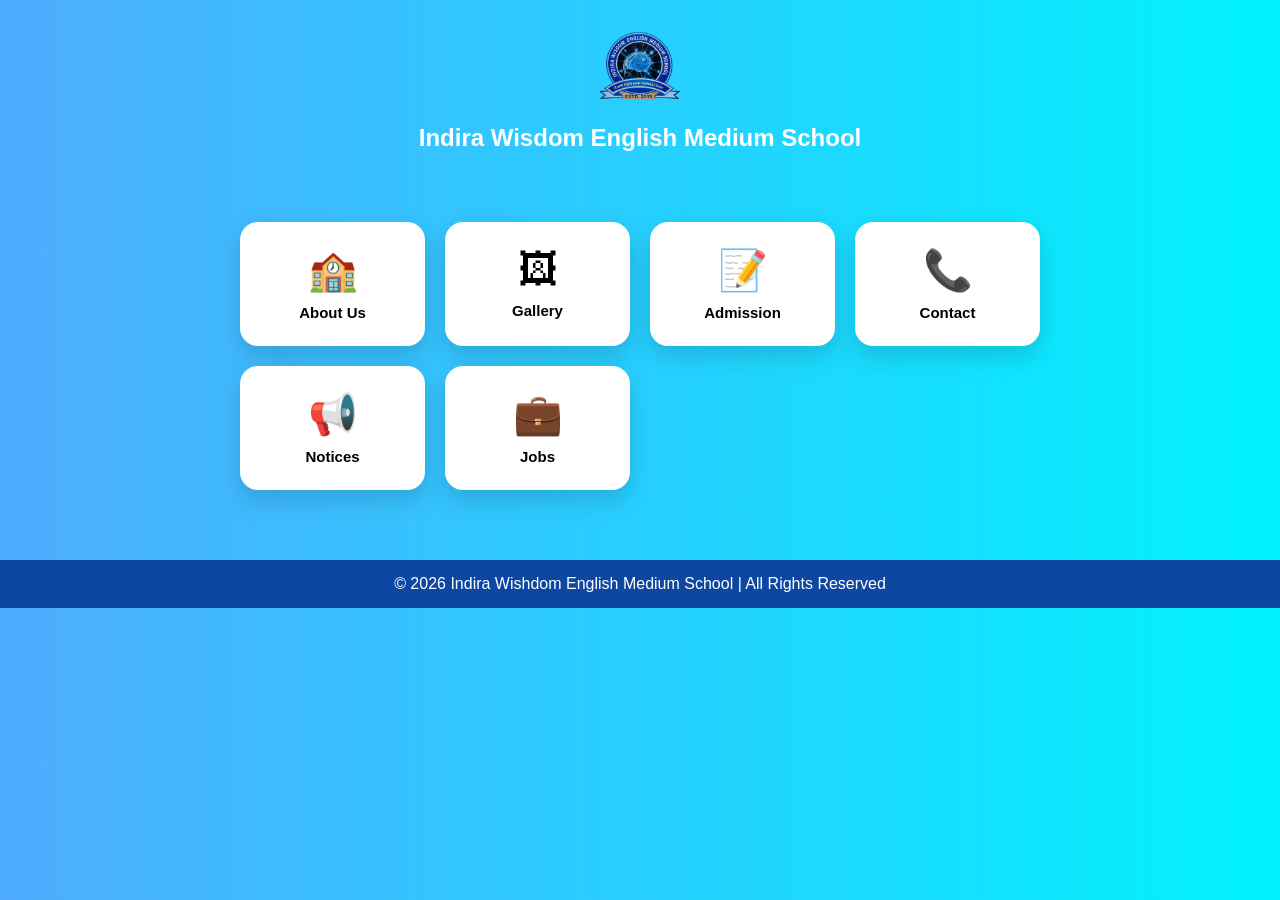
<file: index.html>
<!DOCTYPE html>
<html lang="en">
<head>
  <meta name="google-site-verification" content="SMYrlsCuy8_mDeK1MC7iNU0tBYA3kZjQeW4UBEMEr4s" />
  <meta charset="UTF-8">
  <meta name="viewport" content="width=device-width, initial-scale=1.0">
  <title>Indira Wisdom English Medium School</title>
<meta name="keywords" content="Indira Wisdom English Medium School,best School in Rourkela, Education,English medium school, School Admission 2026 , School Website,iwesrkl">
<meta name="author" content="Indira Wisdom English Medium School">

<meta name="description" content="Indira Wisdom English Medium School in Rourkela. Admissions open for 2026. Quality education, experienced teachers, modern facilities, and student-focused learning. Apply now.">
<meta property="og:title" content="Indira Wisdom English Medium School">
<meta property="og:description" content="Admissions open for 2026. Apply now.">
  <link rel="icon" href="/favicon.png" type="image/png">
  <link rel="stylesheet" href="css/style.css">
</head>
<body>

<!-- HEADER -->
<div class="header-box">
  <img src="Logo.png" class="logo">
  <h1>Indira Wisdom English Medium School</h1>
</div>

<!-- GRID MENU -->
<section class="dashboard">

  <div class="grid">

    <div class="card" onclick="location.href='about.html'"><span>🏫</span><p>About Us</p></div>
    <div class="card" onclick="location.href='gallery.html'"><span>🖼</span><p>Gallery</p></div>
    <div class="card" onclick="location.href='admission.html'"><span>📝</span><p>Admission</p></div>
    <div class="card" onclick="location.href='contact.html'"><span>📞</span><p>Contact</p></div>
    <div class="card" onclick="location.href='notices.html'"><span>📢</span><p>Notices</p></div>
     <div class="card" onclick="location.href='job.html'"><span>💼</span><p>Jobs</p></div>
   

  </div>

</section>

</section>
<footer>
  <p>© 2026 Indira Wishdom English Medium School | All Rights Reserved</p>
</footer>

<script src="js/script.js"></script>
</body>
</html>
</file>
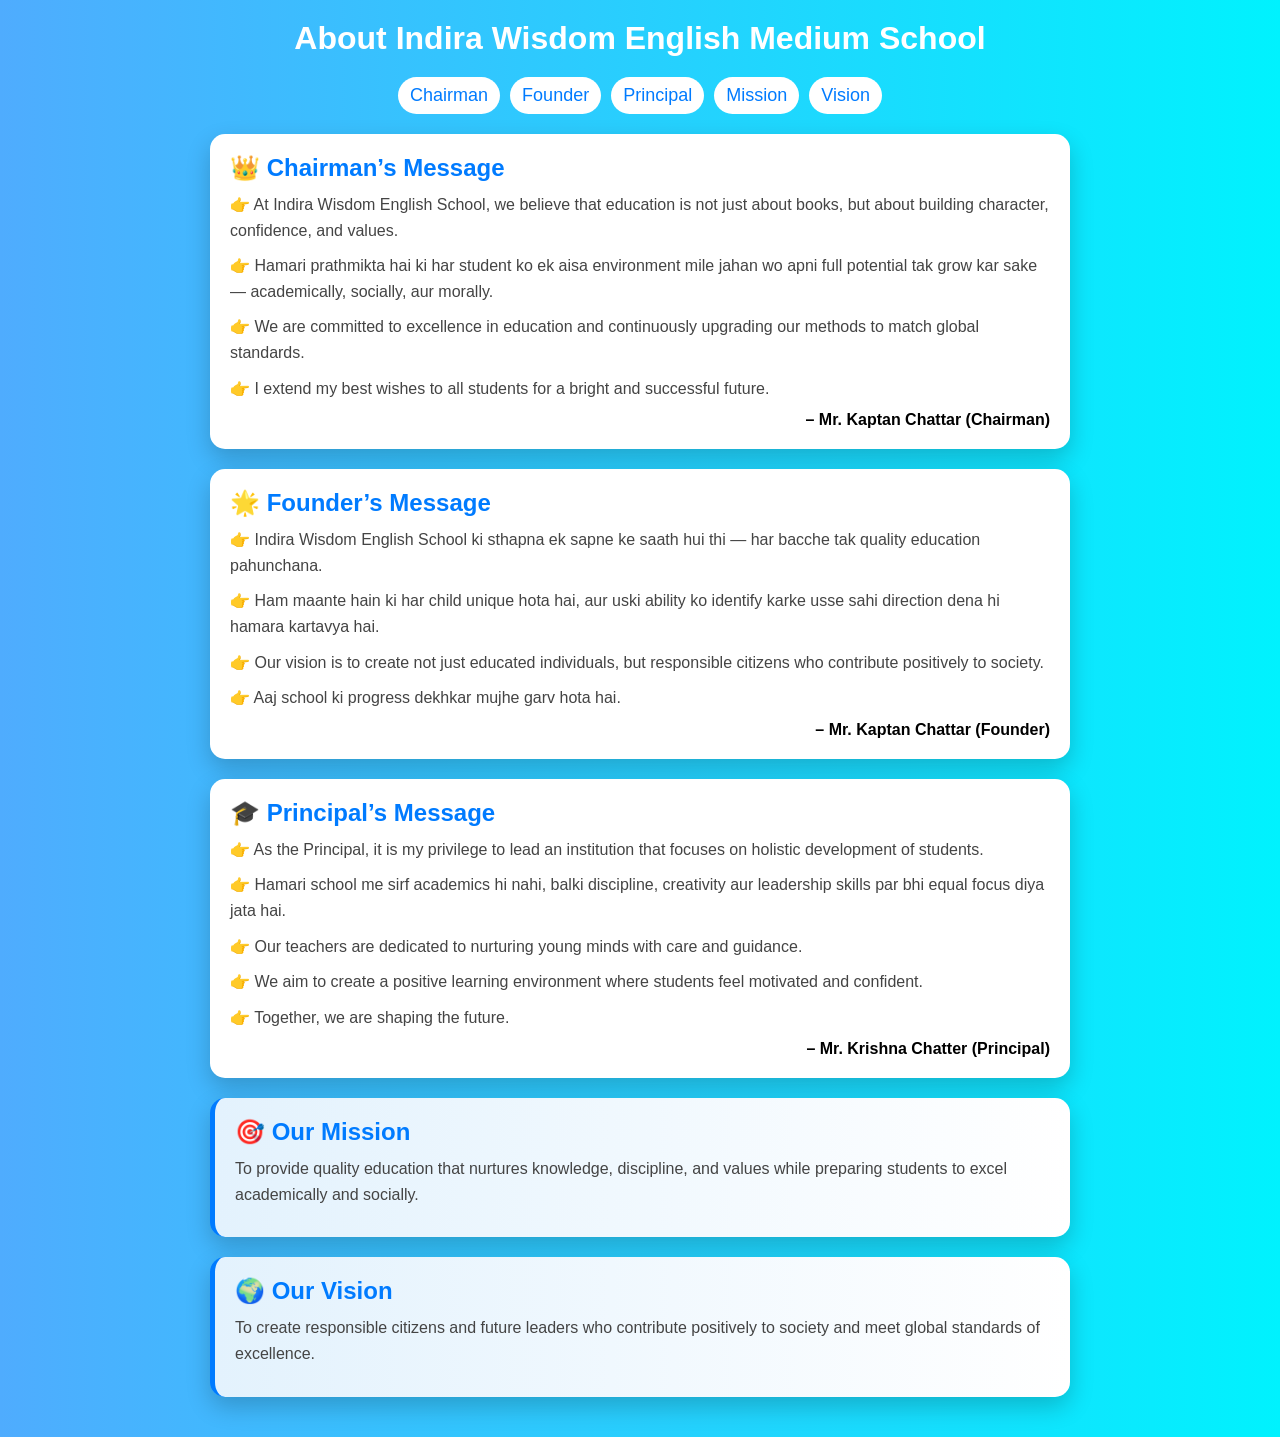
<file: about.html>
<!DOCTYPE html>
<html lang="en">
<head>
  <meta charset="UTF-8">
  <title>About Us</title>
  <link rel="stylesheet" href="css/about.css">
</head>
<body>

<div class="container">

  <h1>About Indira Wisdom English Medium School</h1>

  <!-- 🔥 QUICK NAVIGATION -->
  <div class="quick-nav">
    <a href="#chairman">Chairman</a>
    <a href="#founder">Founder</a>
    <a href="#principal">Principal</a>
    <a href="#mission">Mission</a>
    <a href="#vision">Vision</a>
  </div>

  <!-- CHAIRMAN -->
  <div class="card" id="chairman">
    <h2>👑 Chairman’s Message</h2>

    <p>👉 At Indira Wisdom English School, we believe that education is not just about books, but about building character, confidence, and values.</p>

    <p>👉 Hamari prathmikta hai ki har student ko ek aisa environment mile jahan wo apni full potential tak grow kar sake — academically, socially, aur morally.</p>

    <p>👉 We are committed to excellence in education and continuously upgrading our methods to match global standards.</p>

    <p>👉 I extend my best wishes to all students for a bright and successful future.</p>

    <span>– Mr. Kaptan Chattar (Chairman)</span>
  </div>

  <!-- FOUNDER -->
  <div class="card" id="founder">
    <h2>🌟 Founder’s Message</h2>

    <p>👉 Indira Wisdom English School ki sthapna ek sapne ke saath hui thi — har bacche tak quality education pahunchana.</p>

    <p>👉 Ham maante hain ki har child unique hota hai, aur uski ability ko identify karke usse sahi direction dena hi hamara kartavya hai.</p>

    <p>👉 Our vision is to create not just educated individuals, but responsible citizens who contribute positively to society.</p>

    <p>👉 Aaj school ki progress dekhkar mujhe garv hota hai.</p>

    <span>– Mr. Kaptan Chattar (Founder)</span>
  </div>

  <!-- PRINCIPAL -->
  <div class="card" id="principal">
    <h2>🎓 Principal’s Message</h2>

    <p>👉 As the Principal, it is my privilege to lead an institution that focuses on holistic development of students.</p>

    <p>👉 Hamari school me sirf academics hi nahi, balki discipline, creativity aur leadership skills par bhi equal focus diya jata hai.</p>

    <p>👉 Our teachers are dedicated to nurturing young minds with care and guidance.</p>

    <p>👉 We aim to create a positive learning environment where students feel motivated and confident.</p>

    <p>👉 Together, we are shaping the future.</p>

    <span>– Mr. Krishna Chatter (Principal)</span>
  </div>

  <!-- MISSION -->
  <div class="card highlight" id="mission">
    <h2>🎯 Our Mission</h2>
    <p>
      To provide quality education that nurtures knowledge, discipline, and values while preparing students to excel academically and socially.
    </p>
  </div>

  <!-- VISION -->
  <div class="card highlight" id="vision">
    <h2>🌍 Our Vision</h2>
    <p>
      To create responsible citizens and future leaders who contribute positively to society and meet global standards of excellence.
    </p>
  </div>

</div>

</body>
</html>
</file>
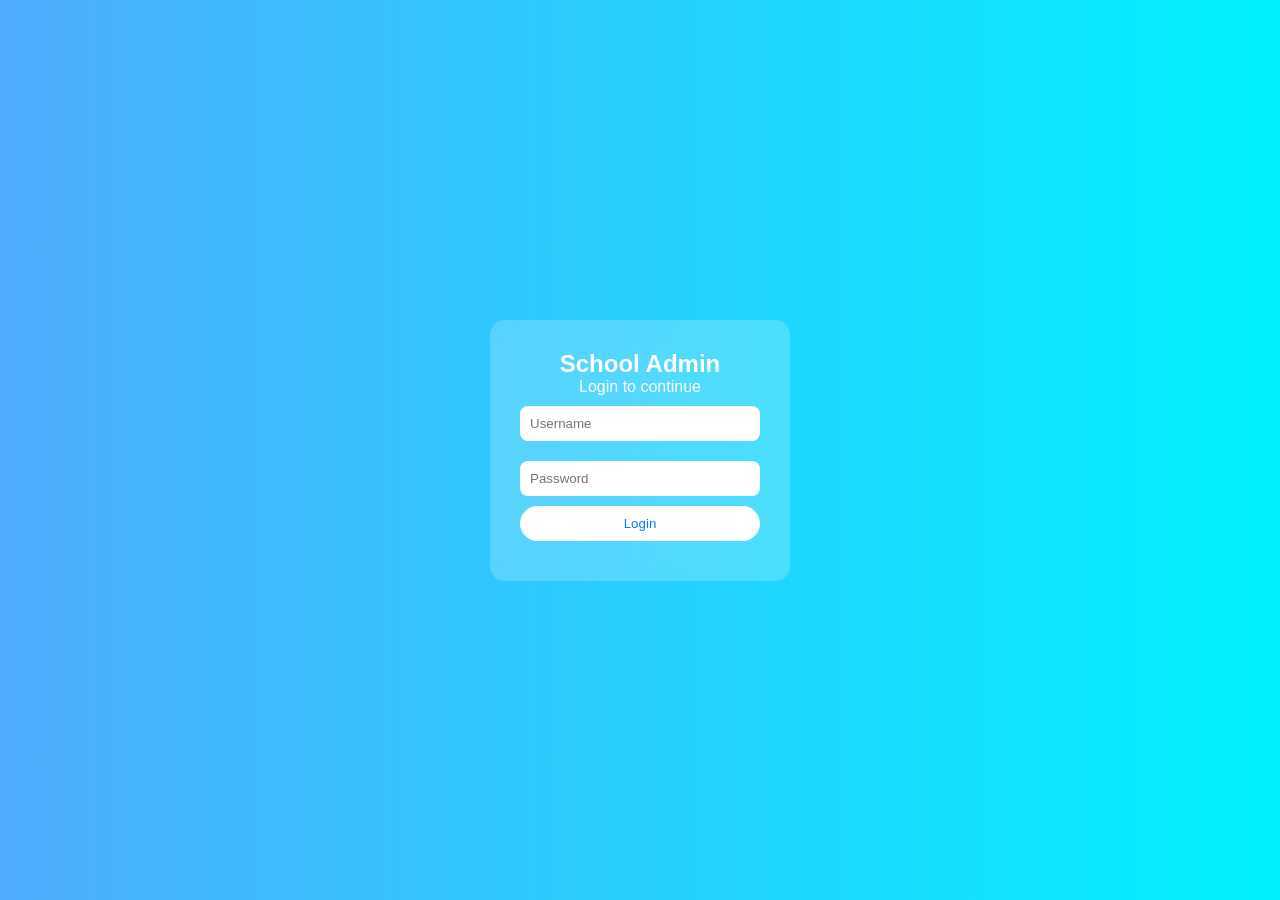
<file: admin-login.html>
<!DOCTYPE html>
<html lang="en">
<head>
  <meta charset="UTF-8">
  <title>Admin Login</title>
  <link rel="stylesheet" href="css/login.css">
</head>
<body>

<div class="login-container">

  <div class="login-card">
    <h2>School Admin</h2>
    <p>Login to continue</p>

    <input type="text" id="username" placeholder="Username">
    
    <div class="password-box">
      <input type="password" id="password" placeholder="Password">
      <span id="eye">👁</span>
    </div>

    <button id="loginBtn" onclick="login()">Login</button>

    <p id="msg"></p>
  </div>

</div>

<script src="js/login.js"></script>
</body>
</html>
</file>
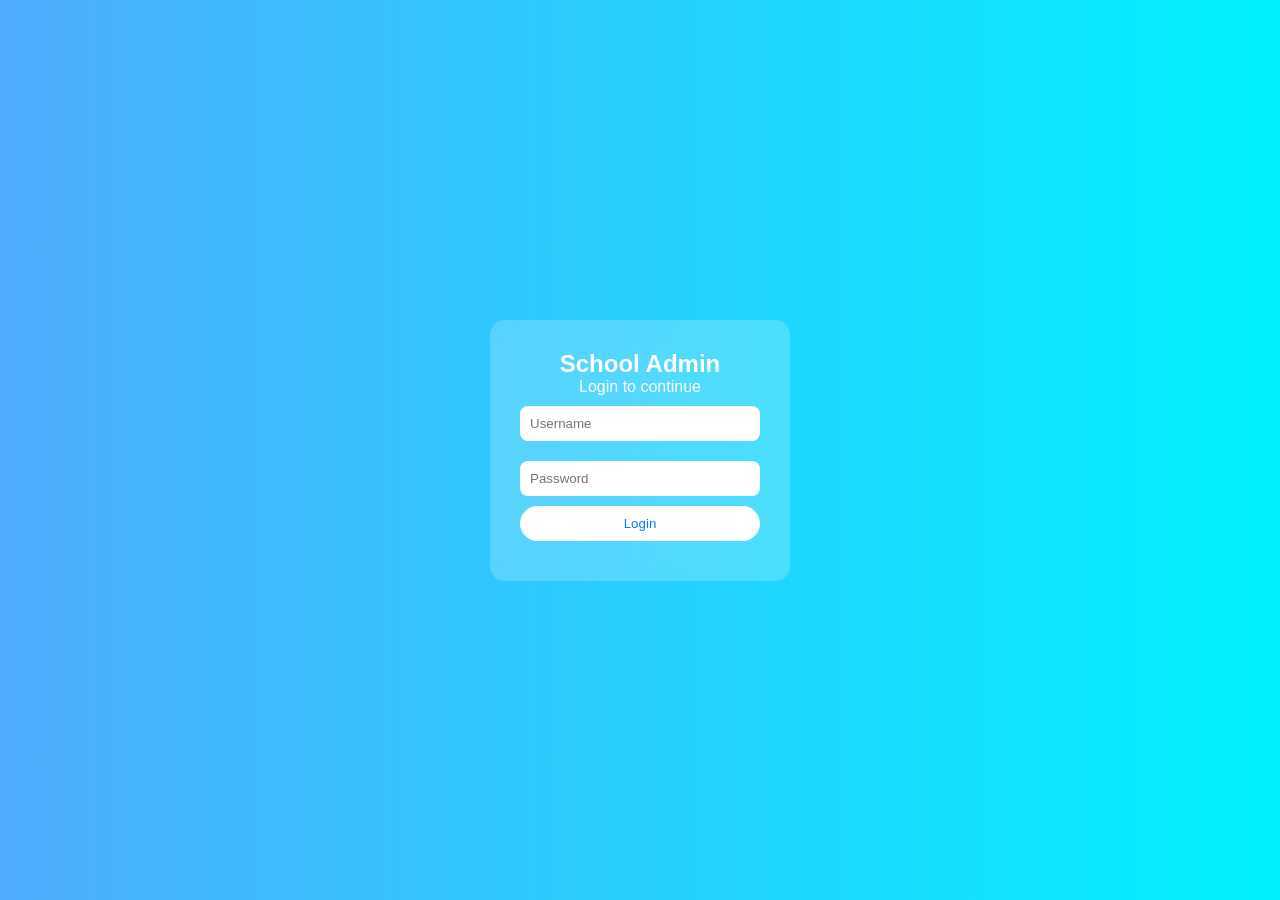
<file: admin.html>
<!DOCTYPE html>
<html lang="en">
<head>
<meta charset="UTF-8">
<meta name="viewport" content="width=device-width, initial-scale=1.0">
<title>School Admin</title>

<link rel="stylesheet" href="css/admin.css">
<link href="https://fonts.googleapis.com/css2?family=Poppins&display=swap" rel="stylesheet">
</head>

<body>

<!-- Sidebar -->
<div class="sidebar">

  <div class="logo">🏫</div>

  <button onclick="showSection('dashboard')" class="active">
    <span>📊</span> <p>Dashboard</p>
  </button>

  <button onclick="showSection('admissions')">
    <span>🎓</span> <p>Admissions</p>
  </button>

  <button onclick="showSection('notices')">
    <span>📢</span> <p>Notices</p>
  </button>

  <button onclick="showSection('gallery')">
    <span>🖼️</span> <p>Gallery</p>
  </button>

  <button class="logout" onclick="logout()">
    <span>🚪</span> <p>Logout</p>
  </button>

</div>

<!-- Main -->
<div class="main">

  <!-- Topbar -->
  <div class="topbar">
    <h2>School Dashboard</h2>
  </div>

  <!-- Dashboard -->
  <div id="dashboard" class="section">
    <div class="cards">

      <div class="card">
        <h3>Total Admissions</h3>
        <p id="totalAdmissions">0</p>
      </div>

      <div class="card">
        <h3>Total Notices</h3>
        <p id="totalNotices">0</p>
      </div>

      <div class="card">
        <h3>Total Images</h3>
        <p id="totalImages">0</p>
      </div>

    </div>
  </div>

  <!-- Admissions -->
  <div id="admissions" class="section hidden">
    <h2>Admissions</h2>

    <div class="controls">
      <input type="text" id="searchInput" placeholder="Search by name or phone">
      <button onclick="exportExcel()">Export Excel</button>
    </div>

    <div class="table-container">
      <table>
        <thead>
          <tr>
            <th>S.No</th>
            <th>Name</th>
            <th>Class</th>
            <th>DOB</th>
            <th>Parent</th>
            <th>Phone</th>
            <th>Email</th>
            <th>School</th>
            <th>Message</th>
            <th>Date</th>
          </tr>
        </thead>
        <tbody id="admissionTable"></tbody>
      </table>
    </div>
  </div>

  <!-- Notices -->
  <div id="notices" class="section hidden">
    <h2>Notices</h2>

    <div class="notice-form">
      <input type="text" id="noticeTitle" placeholder="Enter notice">
      <input type="datetime-local" id="startDate">
      <input type="datetime-local" id="endDate">
      <button onclick="addNotice()">Add</button>
    </div>

    <ul id="noticeList"></ul>
  </div>

  <!-- Gallery -->
  <div id="gallery" class="section hidden">
    <h2>Gallery Upload</h2>

    <form id="uploadForm" class="gallery-form">

      <label>Year</label>
      <select id="yearSelect"></select>
      <input type="text" id="newYear" placeholder="Add new year">

      <label>Category</label>
      <select id="categorySelect"></select>
      <input type="text" id="newCategory" placeholder="Add new category">

      <input type="file" id="image" required>

      <button type="submit">Upload</button>
    </form>

    <div id="galleryPreview"></div>
  </div>

</div>

<script src="js/admin.js"></script>
</body>
</html>
</file>
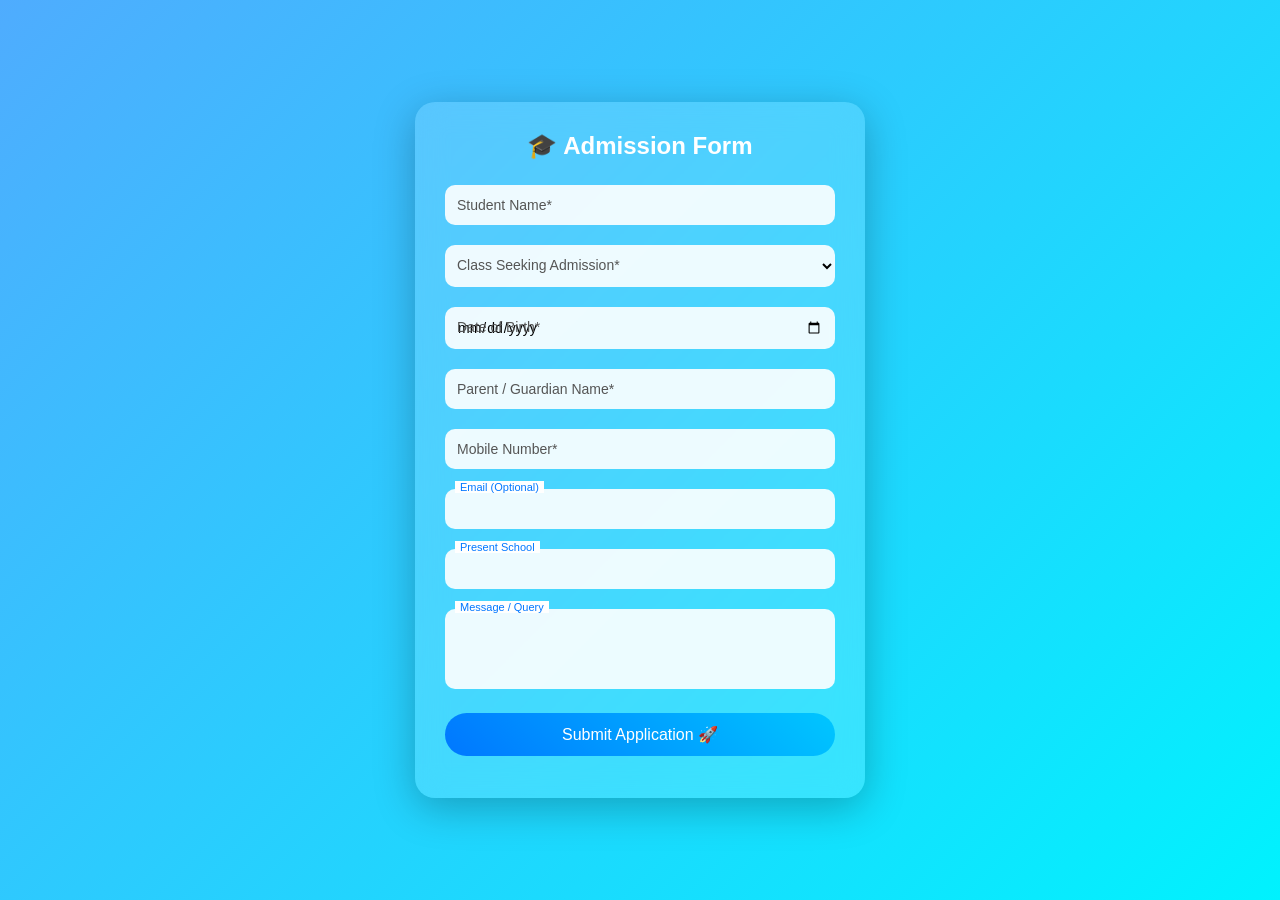
<file: admission.html>
<!DOCTYPE html>
<html lang="en">
<head>
<meta charset="UTF-8">
<meta name="viewport" content="width=device-width, initial-scale=1.0">

<title>Admission Form</title>

<link rel="stylesheet" href="css/admission.css">
</head>

<body>

<div class="form-container">

  <form id="admissionForm" class="form-card">

    <h2>🎓 Admission Form</h2>

    <!-- Student Name -->
    <div class="input-group">
      <input type="text" id="studentName" required minlength="3">
      <label>Student Name*</label>
    </div>

    <!-- Class -->
    <div class="input-group">
      <select id="classSeeking" required>
        <option value="" disabled selected></option>
        <option>Nursery</option>
        <option>LKG</option>
        <option>UKG</option>
        <option>Class 1</option>
        <option>Class 2</option>
        <option>Class 3</option>
        <option>Class 4</option>
        <option>Class 5</option>
        <option>Class 6</option>
        <option>Class 7</option>
        <option>Class 8</option>
      </select>
      <label>Class Seeking Admission*</label>
    </div>

    <!-- DOB -->
    <div class="input-group">
      <input type="date" id="dob" required>
      <label>Date of Birth*</label>
    </div>

    <!-- Parent -->
    <div class="input-group">
      <input type="text" id="parentName" required minlength="3">
      <label>Parent / Guardian Name*</label>
    </div>

    <!-- Phone -->
    <div class="input-group">
      <input type="tel" id="phone" required pattern="[0-9]{10}">
      <label>Mobile Number*</label>
    </div>

    <!-- Email -->
    <div class="input-group">
      <input type="email" id="email">
      <label>Email (Optional)</label>
    </div>

    <!-- School -->
    <div class="input-group">
      <input type="text" id="presentSchool">
      <label>Present School</label>
    </div>

    <!-- Message -->
    <div class="input-group">
      <textarea id="message"></textarea>
      <label>Message / Query</label>
    </div>

    <!-- Button -->
    <button type="submit" class="submit-btn">
      Submit Application 🚀
    </button>

    <!-- Status -->
    <p id="statusMsg"></p>

  </form>

</div>

<script src="js/admission.js"></script>

</body>
</html>
</file>
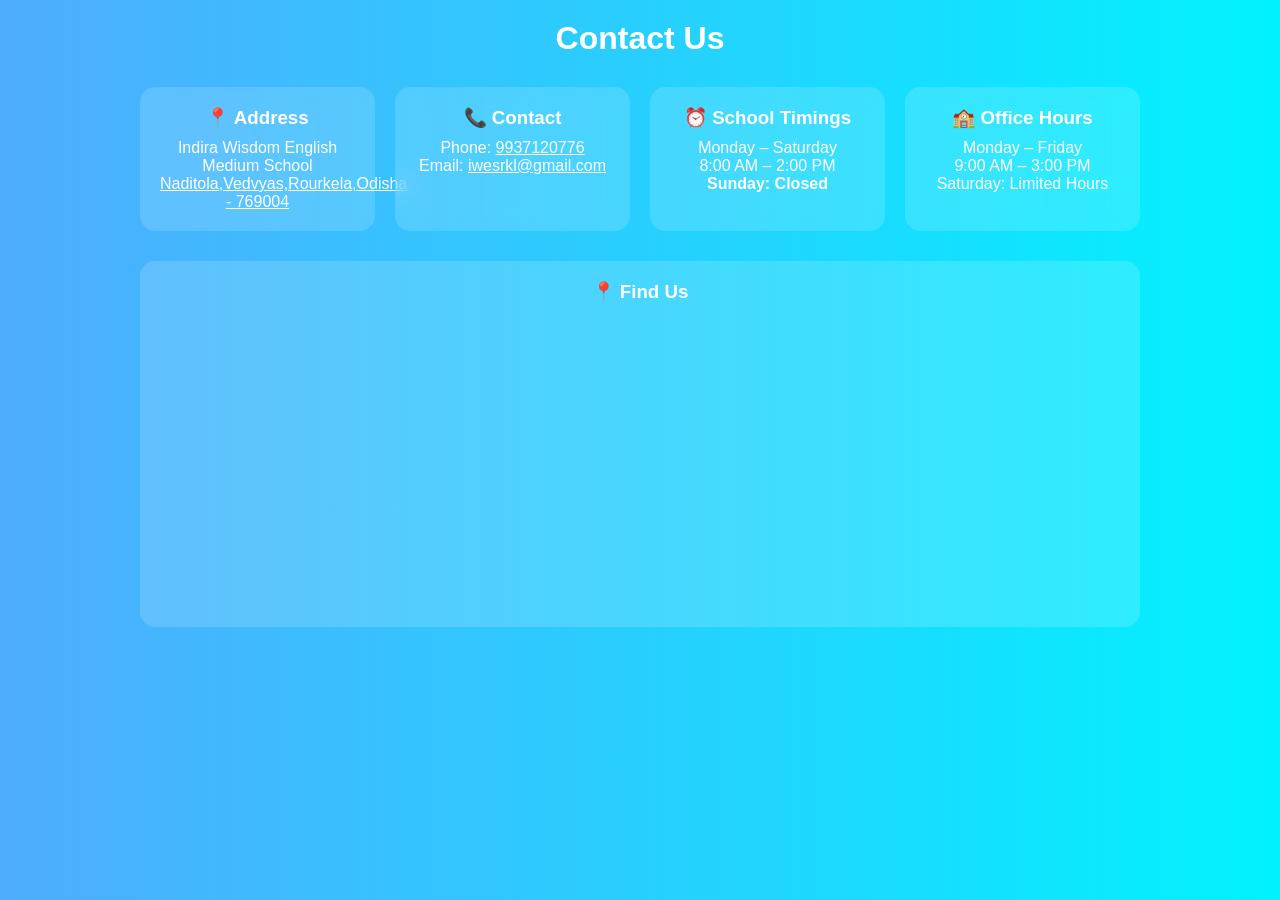
<file: contact.html>
<!DOCTYPE html>
<html lang="en">
<head>
  <meta charset="UTF-8">
  <meta name="viewport" content="width=device-width, initial-scale=1.0">
  <title>Contact Us</title>
  <link rel="stylesheet" href="css/contact.css">
</head>
<body>

<div class="contact-container">

  <h2>Contact Us</h2>

  <div class="contact-grid">

    <!-- Address -->
    <div class="card">
      <h3>📍 Address</h3>
      <p>Indira Wisdom English Medium School</p>
      <p>  <a href="https://maps.app.goo.gl/2yxisicVqfawRmrL7" target="_blank">
    Naditola,Vedvyas,Rourkela,Odisha - 769004
  </a></p>
    </div>

    <!-- Contact -->
    <div class="card">
      <h3>📞 Contact</h3>
      <p>
        Phone:
        <a href="tel:+919937120776">9937120776</a>
      </p>
      <p>
        Email:
        <a href="mailto:iwesrkl@gmail.com">iwesrkl@gmail.com</a>
      </p>
    </div>

    <!-- School Timings -->
    <div class="card">
      <h3>⏰ School Timings</h3>
      <p>Monday – Saturday</p>
      <p>8:00 AM – 2:00 PM</p>
      <p><strong>Sunday: Closed</strong></p>
    </div>

    <!-- Office Hours -->
    <div class="card">
      <h3>🏫 Office Hours</h3>
      <p>Monday – Friday</p>
      <p>9:00 AM – 3:00 PM</p>
      <p>Saturday: Limited Hours</p>
    </div>

  </div>

  <!-- Map -->
  <div class="map">
    <h3>📍 Find Us</h3>
    <iframe 
      src="https://www.google.com/maps/embed?pb=!1m14!1m8!1m3!1d1846.6119276007894!2d84.7952696!3d22.2315838!3m2!1i1024!2i768!4f13.1!3m3!1m2!1s0x3a2019e6f8d0fd9d%3A0xcdf3e2f5bb41c25b!2sIndira%20Wisdom%20English%20Medium%20School!5e0!3m2!1sen!2sin!4v1775565618176!5m2!1sen!2sin"
      width="100%" 
      height="300" 
      style="border:0; border-radius:10px;"
      allowfullscreen="" 
      loading="lazy">
    </iframe>
  </div>

</div>

</body>
</html>
</file>
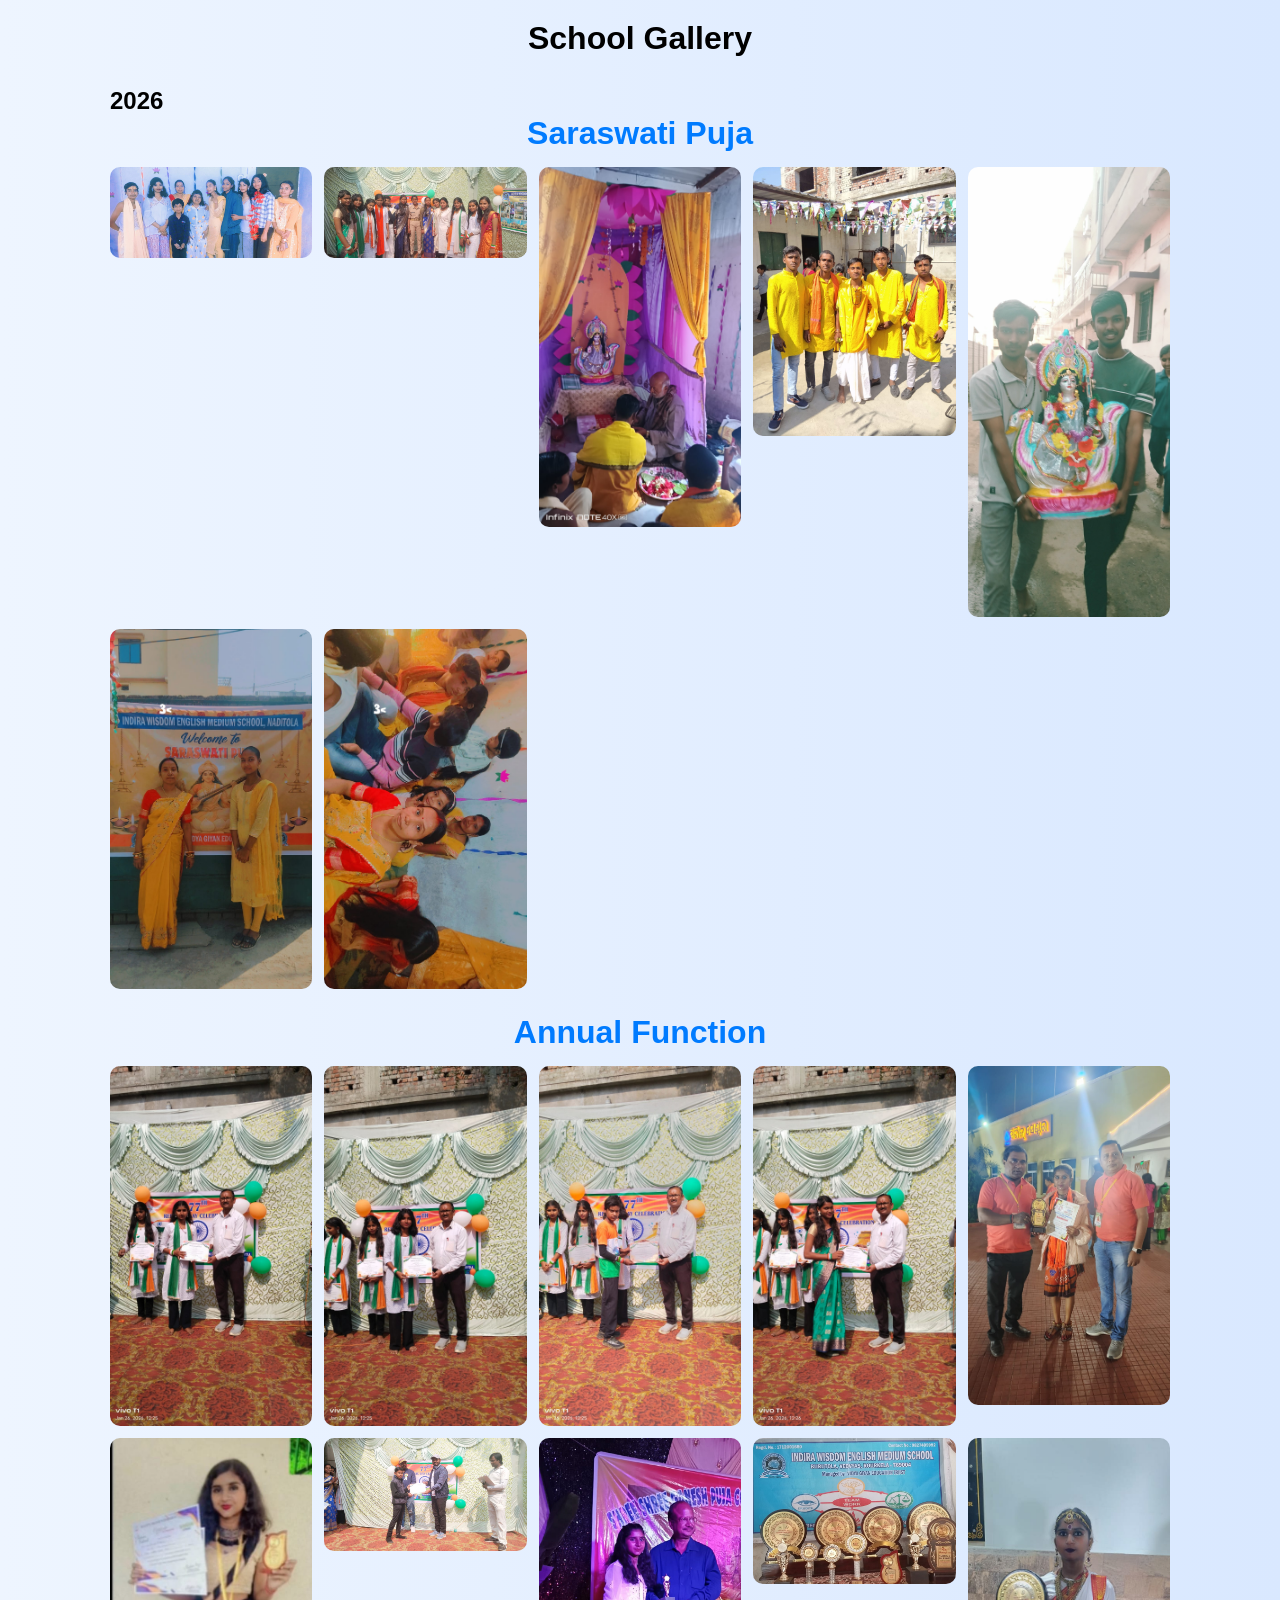
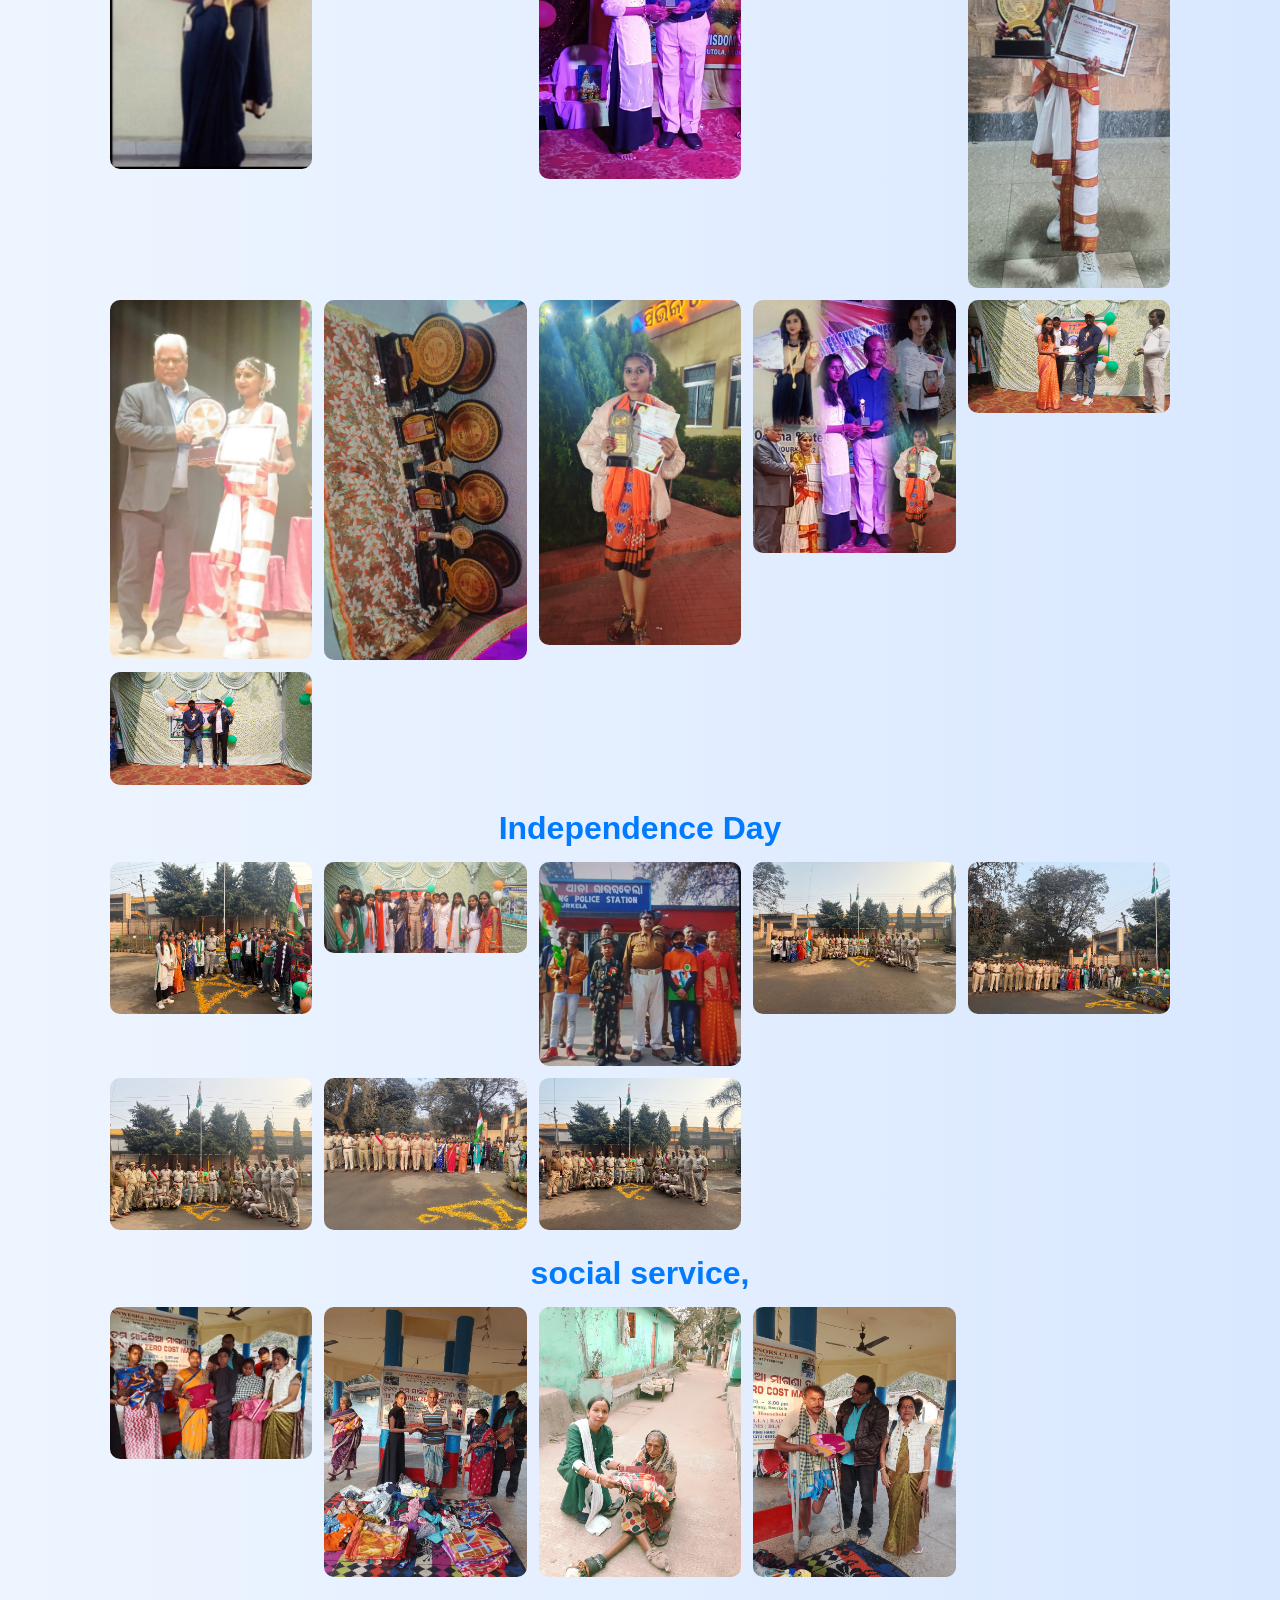
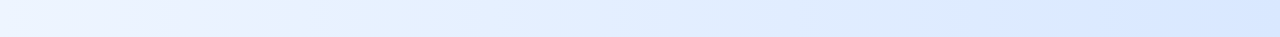
<file: gallery.html>
<!DOCTYPE html>
<html lang="en">
<head>
  <meta charset="UTF-8">
  <title>School Gallery</title>
  <link rel="stylesheet" href="css/gallery.css">
</head>
<body>

<div class="container">

  <h1>School Gallery</h1>

  <!-- YEAR 2026 -->
  <div class="year">
   <h2><p>2026</p></h2> 

    <div class="category">
      <h1><p> Saraswati Puja</p> </h1>
      <div class="images">
        <img src="images/1.jpg">
        <img src="images/8.jpg">
        <img src="images/16.jpg">
        <img src="images/17.jpg">
        <img src="images/15.jpg">
         <img src="images/22.jpg">
         <img src="images/24.jpg">
      </div>
    </div>

    <div class="category">
      <h1>Annual Function</h1>
      <div class="images">
        <img src="images/6.jpg">
        <img src="images/7.jpg">
        <img src="images/5.jpg">
        <img src="images/4.jpg">
        <img src="images/10.jpg">
        <img src="images/9.jpg">
         <img src="images/13.jpg"> 
         <img src="images/12.jpg"> 
         <img src="images/11.jpg"> 
         <img src="images/20.jpg"> 
         <img src="images/19.jpg">
          <img src="images/14.jpg"> 
          <img src="images/21.jpg"> 
          <img src="images/23.jpg"> 
          <img src="images/31.jpg"> 
          <img src="images/30.jpg">
      </div>
    </div>



    <div class="category">
      <h1>Independence Day</h1>
      <div class="images">
        <img src="images/2.jpg">
        <img src="images/8.jpg">
        <img src="images/18.jpg">
        <img src="images/25.jpg">
        <img src="images/26.jpg">
         <img src="images/27.jpg">
          <img src="images/28.jpg"> 
          <img src="images/29.jpg">
      </div>
    </div>

    <div class="category">
      <h1>social service,</h1>
      <div class="images">
        <img src="images/32.jpg">
        <img src="images/33.jpg">
        <img src="images/34.jpg">
        <img src="images/35.jpg">
      </div>
    </div>

  </div>

</div>

<!-- LIGHTBOX -->
<div id="lightbox" class="lightbox">
  <img id="lightbox-img">
</div>

<script src="js/gallery.js"></script>
</body>
</html>
</file>
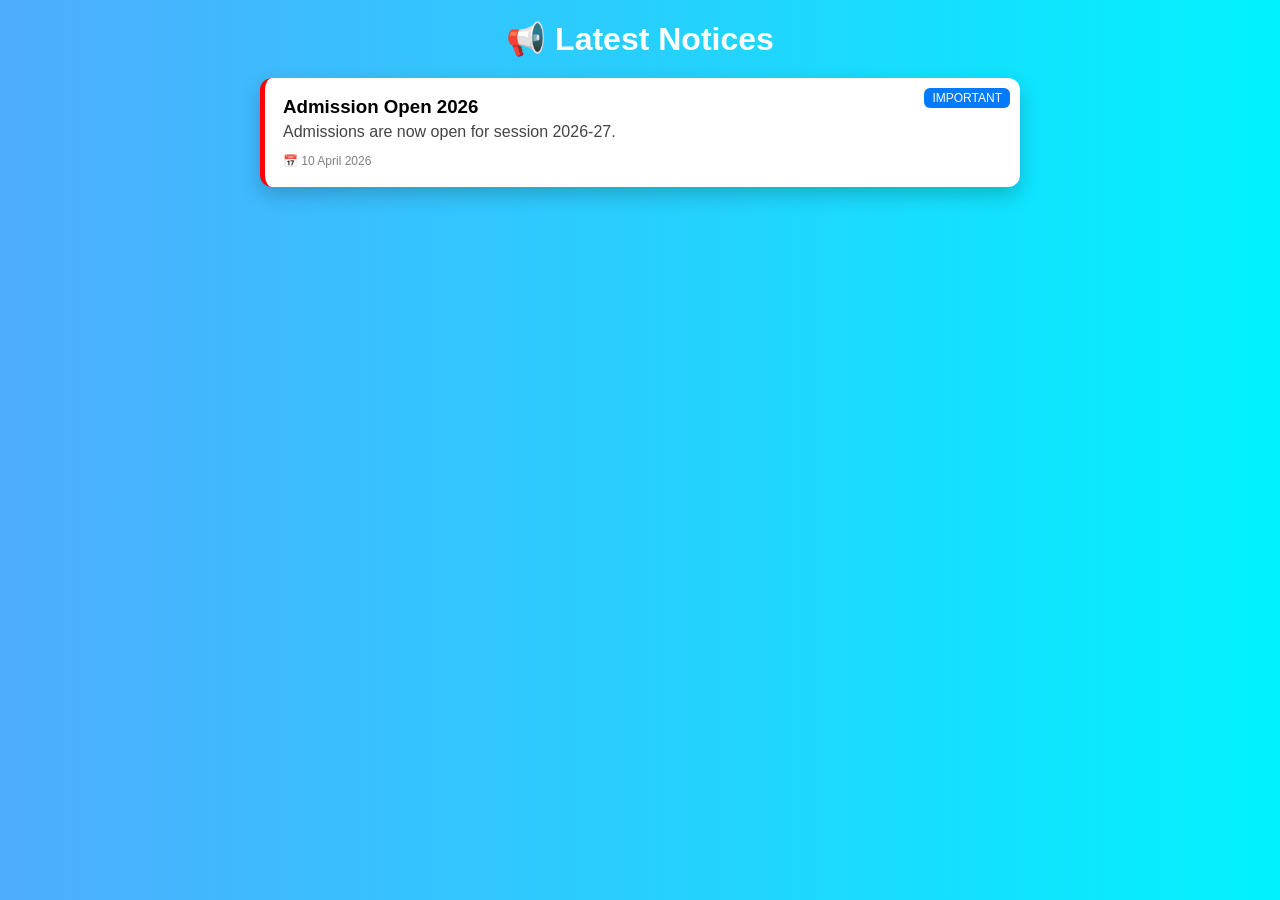
<file: notices.html>
<!DOCTYPE html>
<html lang="en">
<head>
  <meta charset="UTF-8">
  <title>School Notices</title>
  <link rel="stylesheet" href="css/notices.css">
</head>
<body>

<div class="container">

  <h1>📢 Latest Notices</h1>

  <div class="notice-list">

    <div class="notice-card important">
      <span class="tag">IMPORTANT</span>
      <h3>Admission Open 2026</h3>
      <p>Admissions are now open for session 2026-27.</p>
      <span class="date">📅 10 April 2026</span>
    </div>


  </div>

</div>

</body>
</html>
</file>
<file: css/style.css>
* {
  margin: 0;
  padding: 0;
  box-sizing: border-box;
  font-family: 'Segoe UI', sans-serif;
}

/* BACKGROUND */
body {
  background: linear-gradient(to right, #4facfe, #00f2fe);
  min-height: 100vh;
}

/* HEADER */
.header-box {
  text-align: center;
  padding: 30px;
  color: white;
}

.logo {
  width: 80px;
}

.header-box h1 {
  margin-top: 10px;
  font-size: 24px;
}

/* DASHBOARD */
.dashboard {
  display: flex;
  justify-content: center;
  padding: 40px 20px;
}

/* GRID (FIXED WIDTH FOR DESKTOP) */
.grid {
  display: grid;
  grid-template-columns: repeat(4, 1fr);
  gap: 20px;
  max-width: 800px;
  width: 100%;
}

/* CARD */
.card {
  background: white;
  border-radius: 18px;
  padding: 25px;
  text-align: center;
  cursor: pointer;
  transition: 0.3s;
  box-shadow: 0 10px 25px rgba(0,0,0,0.15);

  opacity: 0;
  transform: translateY(40px);
  animation: fadeUp 0.6s forwards;
}

/* ICON */
.card span {
  font-size: 40px;
  display: block;
  margin-bottom: 10px;
}

/* TEXT */
.card p {
  font-weight: bold;
  font-size: 15px;
}

/* HOVER */
.card:hover {
  transform: translateY(-10px) scale(1.05);
  background: linear-gradient(to right, #4facfe, #00f2fe);
  color: white;
}

/* ANIMATION */
@keyframes fadeUp {
  to {
    opacity: 1;
    transform: translateY(0);
  }
}

/* DELAY ANIMATION */
.card:nth-child(1){animation-delay:0.1s;}
.card:nth-child(2){animation-delay:0.2s;}
.card:nth-child(3){animation-delay:0.3s;}
.card:nth-child(4){animation-delay:0.4s;}
.card:nth-child(5){animation-delay:0.5s;}
.card:nth-child(6){animation-delay:0.6s;}
.card:nth-child(7){animation-delay:0.7s;}
.card:nth-child(8){animation-delay:0.8s;}

/* MOBILE RESPONSIVE */
@media (max-width: 768px) {
  .grid {
    grid-template-columns: repeat(2, 1fr);
  }
}
footer {
  text-align: center;
  padding: 15px;
  background: #0d47a1;
  color: white;
  margin-top: 30px;
}
</file>
<file: css/about.css>
* {
  margin: 0;
  padding: 0;
  box-sizing: border-box;
  font-family: 'Segoe UI', sans-serif;
}

body {
  background: linear-gradient(to right, #4facfe, #00f2fe);
}

/* CONTAINER */
.container {
  max-width: 900px;
  margin: auto;
  padding: 20px;
}

/* TITLE */
h1 {
  text-align: center;
  color: white;
  margin-bottom: 20px;
}

/* 🔥 QUICK NAV */
.quick-nav {
  display: flex;
  justify-content: center;
  flex-wrap: wrap;
  gap: 10px;
  margin-bottom: 20px;
}

.quick-nav a {
  padding: 8px 12px;
  background: white;
  border-radius: 20px;
  text-decoration: none;
  color: #007BFF;
  font-size: 18px;
  transition: 0.3s;
}

.quick-nav a:hover {
  background: #007BFF;
  color: white;
}

/* CARD */
.card {
  background: white;
  padding: 20px;
  border-radius: 15px;
  margin-bottom: 20px;
  box-shadow: 0 10px 25px rgba(0,0,0,0.2);
  transition: 0.3s;
}

.card:hover {
  transform: translateY(-5px);
}

/* HEADINGS */
.card h2 {
  margin-bottom: 10px;
  color: #007BFF;
}

/* TEXT */
.card p {
  margin-bottom: 10px;
  color: #444;
  line-height: 1.6;
}

/* SIGNATURE */
.card span {
  display: block;
  margin-top: 10px;
  font-weight: bold;
  text-align: right;
}

/* HIGHLIGHT (MISSION & VISION) */
.highlight {
  background: linear-gradient(to right, #e3f2fd, #ffffff);
  border-left: 5px solid #007BFF;
}

/* SMOOTH SCROLL */
html {
  scroll-behavior: smooth;
}
</file>
<file: css/login.css>
* {
  margin: 0;
  padding: 0;
  box-sizing: border-box;
  font-family: 'Segoe UI', sans-serif;
}

body {
  height: 100vh;
  background: linear-gradient(to right, #4facfe, #00f2fe);
  display: flex;
  justify-content: center;
  align-items: center;
}

.login-card {
  background: rgba(255,255,255,0.2);
  backdrop-filter: blur(10px);
  padding: 30px;
  border-radius: 15px;
  width: 300px;
  text-align: center;
  color: white;
}

.login-card input {
  width: 100%;
  padding: 10px;
  margin: 10px 0;
  border-radius: 8px;
  border: none;
  outline: none;
}

.password-box {
  position: relative;
}

.password-box span {
  position: absolute;
  right: 10px;
  top: 50%;
  transform: translateY(-50%);
  cursor: pointer;
}

button {
  width: 100%;
  padding: 10px;
  border: none;
  border-radius: 20px;
  background: white;
  color: #007BFF;
  cursor: pointer;
}

#msg {
  margin-top: 10px;
}
</file>
<file: css/admin.css>
/* RESET */
* {
  margin: 0;
  padding: 0;
  box-sizing: border-box;
  font-family: 'Poppins', sans-serif;
}

/* BODY */
body {
  display: flex;
  background: #f4f7fb;
}

/* ======================
   🔵 SIDEBAR
====================== */
.sidebar {
  width: 220px;
  height: 100vh;
  background: linear-gradient(180deg, #0077ff, #00c6ff);
  position: fixed;
  top: 0;
  left: 0;
  padding: 20px 10px;
  display: flex;
  flex-direction: column;
  align-items: center;
}

/* LOGO */
.logo {
  font-size: 28px;
  color: white;
  margin-bottom: 25px;
}

/* SIDEBAR BUTTONS */
.sidebar button {
  width: 100%;
  display: flex;
  align-items: center;
  gap: 12px;
  padding: 12px;
  margin: 6px 0;
  border: none;
  border-radius: 10px;
  background: transparent;
  color: white;
  cursor: pointer;
  transition: all 0.3s ease;
}

/* ICON */
.sidebar button span {
  font-size: 18px;
  min-width: 24px;
  text-align: center;
}

/* TEXT */
.sidebar button p {
  font-size: 14px;
}

/* HOVER */
.sidebar button:hover {
  background: rgba(255,255,255,0.2);
  transform: translateX(3px);
}

/* ACTIVE */
.sidebar button.active {
  background: white;
  color: #0077ff;
  font-weight: 600;
}

/* LOGOUT */
.logout {
  margin-top: auto;
  background: rgba(255, 0, 0, 0.2);
}

.logout:hover {
  background: red;
  color: white;
}

/* ======================
   🧱 MAIN CONTENT
====================== */
.main {
  margin-left: 220px;
  width: 100%;
}

/* TOPBAR */
.topbar {
  background: white;
  padding: 15px 20px;
  font-size: 20px;
  font-weight: 600;
  box-shadow: 0 2px 10px rgba(0,0,0,0.1);
}

/* SECTION */
.section {
  padding: 20px;
}

.hidden {
  display: none;
}

/* ======================
   📊 CARDS
====================== */
.cards {
  display: flex;
  gap: 20px;
  flex-wrap: wrap;
}

.card {
  flex: 1;
  min-width: 220px;
  background: white;
  padding: 20px;
  border-radius: 15px;
  text-align: center;
  box-shadow: 0 8px 25px rgba(0,0,0,0.08);
  transition: 0.3s;
}

.card:hover {
  transform: translateY(-5px);
}

.card h3 {
  margin-bottom: 10px;
  font-size: 16px;
}

.card p {
  font-size: 22px;
  font-weight: bold;
  color: #0077ff;
}

/* ======================
   🔍 CONTROLS
====================== */
.controls {
  margin: 15px 0;
  display: flex;
  gap: 10px;
  flex-wrap: wrap;
}

.controls input {
  flex: 1;
  padding: 10px;
  border-radius: 8px;
  border: 1px solid #ccc;
}

.controls button {
  padding: 10px 15px;
  border: none;
  background: #0077ff;
  color: white;
  border-radius: 8px;
  cursor: pointer;
}

/* ======================
   📋 TABLE
====================== */
.table-container {
  overflow-x: auto;
}

table {
  width: 100%;
  background: white;
  border-radius: 10px;
  border-collapse: collapse;
  overflow: hidden;
}

th, td {
  padding: 10px;
  border-bottom: 1px solid #eee;
}

th {
  background: #0077ff;
  color: white;
  text-align: left;
}

/* ======================
   📢 NOTICE
====================== */
.notice-form input {
  margin: 5px;
  padding: 10px;
}

/* ======================
   🖼 GALLERY
====================== */
.gallery-form {
  display: flex;
  flex-direction: column;
  gap: 10px;
}

/* ======================
   📱 MOBILE FIX
====================== */
@media (max-width: 768px) {

  .sidebar {
    width: 70px;
    padding: 15px 5px;
  }

  .sidebar button {
    justify-content: center;
  }

  .sidebar button p {
    display: none;
  }

  .main {
    margin-left: 70px;
  }

  .topbar {
    font-size: 16px;
  }

  .cards {
    flex-direction: column;
  }
}
</file>
<file: css/admission.css>
/* RESET */
* {
  margin: 0;
  padding: 0;
  box-sizing: border-box;
  font-family: 'Poppins', sans-serif;
}

/* BACKGROUND */
body {
  min-height: 100vh;
  background: linear-gradient(135deg, #4facfe, #00f2fe);
  display: flex;
  justify-content: center;
  align-items: center;
}

/* CONTAINER */
.form-container {
  width: 100%;
  padding: 20px;
  display: flex;
  justify-content: center;
}

/* GLASS CARD */
.form-card {
  width: 100%;
  max-width: 450px;
  padding: 30px;
  border-radius: 20px;
  backdrop-filter: blur(15px);
  background: rgba(255, 255, 255, 0.15);
  box-shadow: 0 10px 40px rgba(0,0,0,0.25);
  color: white;
  animation: fadeIn 0.6s ease;
}

/* TITLE */
.form-card h2 {
  text-align: center;
  margin-bottom: 25px;
  font-weight: 600;
}

/* INPUT GROUP */
.input-group {
  position: relative;
  margin-bottom: 20px;
}

/* INPUTS */
.input-group input,
.input-group select,
.input-group textarea {
  width: 100%;
  padding: 12px;
  border-radius: 10px;
  border: none;
  outline: none;
  background: rgba(255,255,255,0.9);
  font-size: 14px;
  transition: 0.3s;
}

/* TEXTAREA HEIGHT */
textarea {
  min-height: 80px;
  resize: none;
}

/* LABEL */
.input-group label {
  position: absolute;
  left: 12px;
  top: 12px;
  color: #555;
  font-size: 14px;
  transition: 0.3s;
  pointer-events: none;
}

/* FLOAT EFFECT */
.input-group input:focus + label,
.input-group input:valid + label,
.input-group select:focus + label,
.input-group select:valid + label,
.input-group textarea:focus + label,
.input-group textarea:valid + label {
  top: -8px;
  left: 10px;
  background: white;
  padding: 0 5px;
  font-size: 11px;
  color: #0077ff;
}

/* FOCUS EFFECT */
.input-group input:focus,
.input-group select:focus,
.input-group textarea:focus {
  box-shadow: 0 0 10px rgba(0,119,255,0.6);
}

/* BUTTON */
.submit-btn {
  width: 100%;
  padding: 12px;
  border-radius: 30px;
  border: none;
  background: linear-gradient(45deg, #0077ff, #00c6ff);
  color: white;
  font-size: 16px;
  cursor: pointer;
  transition: 0.3s;
}

/* BUTTON HOVER */
.submit-btn:hover {
  transform: scale(1.05);
  box-shadow: 0 5px 20px rgba(0,0,0,0.3);
}

/* STATUS MESSAGE */
#statusMsg {
  text-align: center;
  margin-top: 12px;
  font-size: 14px;
}

/* ANIMATION */
@keyframes fadeIn {
  from {
    opacity: 0;
    transform: translateY(25px);
  }
  to {
    opacity: 1;
    transform: translateY(0);
  }
}
</file>
<file: css/contact.css>
* {
  margin: 0;
  padding: 0;
  box-sizing: border-box;
  font-family: 'Segoe UI', sans-serif;
}

body {
  background: linear-gradient(to right, #4facfe, #00f2fe);
  min-height: 100vh;
  padding: 20px;
}

.contact-container {
  max-width: 1000px;
  margin: auto;
  text-align: center;
  color: white;
}

.contact-container h2 {
  margin-bottom: 30px;
  font-size: 32px;
}

/* Grid */
.contact-grid {
  display: grid;
  grid-template-columns: repeat(auto-fit, minmax(220px, 1fr));
  gap: 20px;
}

/* Cards */
.card {
  background: rgba(255,255,255,0.15);
  backdrop-filter: blur(12px);
  padding: 20px;
  border-radius: 15px;
  transition: 0.3s;
}

.card:hover {
  transform: translateY(-6px);
}

.card h3 {
  margin-bottom: 10px;
}

.card a {
  color: #fff;
  text-decoration: underline;
}

/* Map */
.map {
  margin-top: 30px;
  padding: 20px;
  background: rgba(255,255,255,0.15);
  border-radius: 15px;
}

/* Mobile */
@media (max-width: 600px) {
  .contact-container h2 {
    font-size: 24px;
  }
}
</file>
<file: css/gallery.css>
* {
  margin: 0;
  padding: 0;
  box-sizing: border-box;
  font-family: 'Segoe UI', sans-serif;
}

body {
  background: linear-gradient(to right, #eef5ff, #d9e8ff);
}

.container {
  max-width: 1100px;
  margin: auto;
  padding: 20px;
}

h1 {
  text-align: center;
  margin-bottom: 30px;
}

/* Year */
.year {
  margin-bottom: 40px;
}

.year h1 {
  color: #007BFF;
  margin-bottom: 15px;
}

/* Category */
.category {
  margin-bottom: 25px;
}

.category h3 {
  margin-bottom: 10px;
}

/* Grid */
.images {
  display: grid;
  grid-template-columns: repeat(auto-fill, minmax(180px, 1fr));
  gap: 12px;
}

.images img {
  width: 100%;
  border-radius: 10px;
  cursor: pointer;
  transition: 0.3s;
}

.images img:hover {
  transform: scale(1.05);
}

/* LIGHTBOX */
.lightbox {
  position: fixed;
  top: 0;
  left: 0;
  width: 100%;
  height: 100%;
  background: rgba(0,0,0,0.9);
  display: none;
  justify-content: center;
  align-items: center;
  z-index: 1000;
}

.lightbox img {
  max-width: 90%;
  max-height: 90%;
  border-radius: 10px;
}
</file>
<file: css/notices.css>
* {
  margin: 0;
  padding: 0;
  box-sizing: border-box;
  font-family: 'Segoe UI', sans-serif;
}

/* BACKGROUND */
body {
  background: linear-gradient(to right, #4facfe, #00f2fe);
  min-height: 100vh;
}

/* CONTAINER */
.container {
  max-width: 800px;
  margin: auto;
  padding: 20px;
}

/* TITLE */
h1 {
  text-align: center;
  color: white;
  margin-bottom: 20px;
}

/* NOTICE LIST */
.notice-list {
  display: flex;
  flex-direction: column;
  gap: 15px;
}

/* CARD */
.notice-card {
  background: white;
  padding: 18px;
  border-radius: 12px;
  box-shadow: 0 8px 20px rgba(0,0,0,0.2);
  position: relative;
  transition: 0.3s;
}

/* HOVER */
.notice-card:hover {
  transform: translateY(-5px);
}

/* IMPORTANT */
.notice-card.important {
  border-left: 5px solid red;
}

/* TAG */
.tag {
  position: absolute;
  top: 10px;
  right: 10px;
  background: #007BFF;
  color: white;
  padding: 3px 8px;
  border-radius: 6px;
  font-size: 12px;
}

/* TITLE */
.notice-card h3 {
  margin-bottom: 5px;
}

/* TEXT */
.notice-card p {
  margin-bottom: 10px;
  color: #444;
}

/* DATE */
.date {
  font-size: 12px;
  color: gray;
}
</file>
